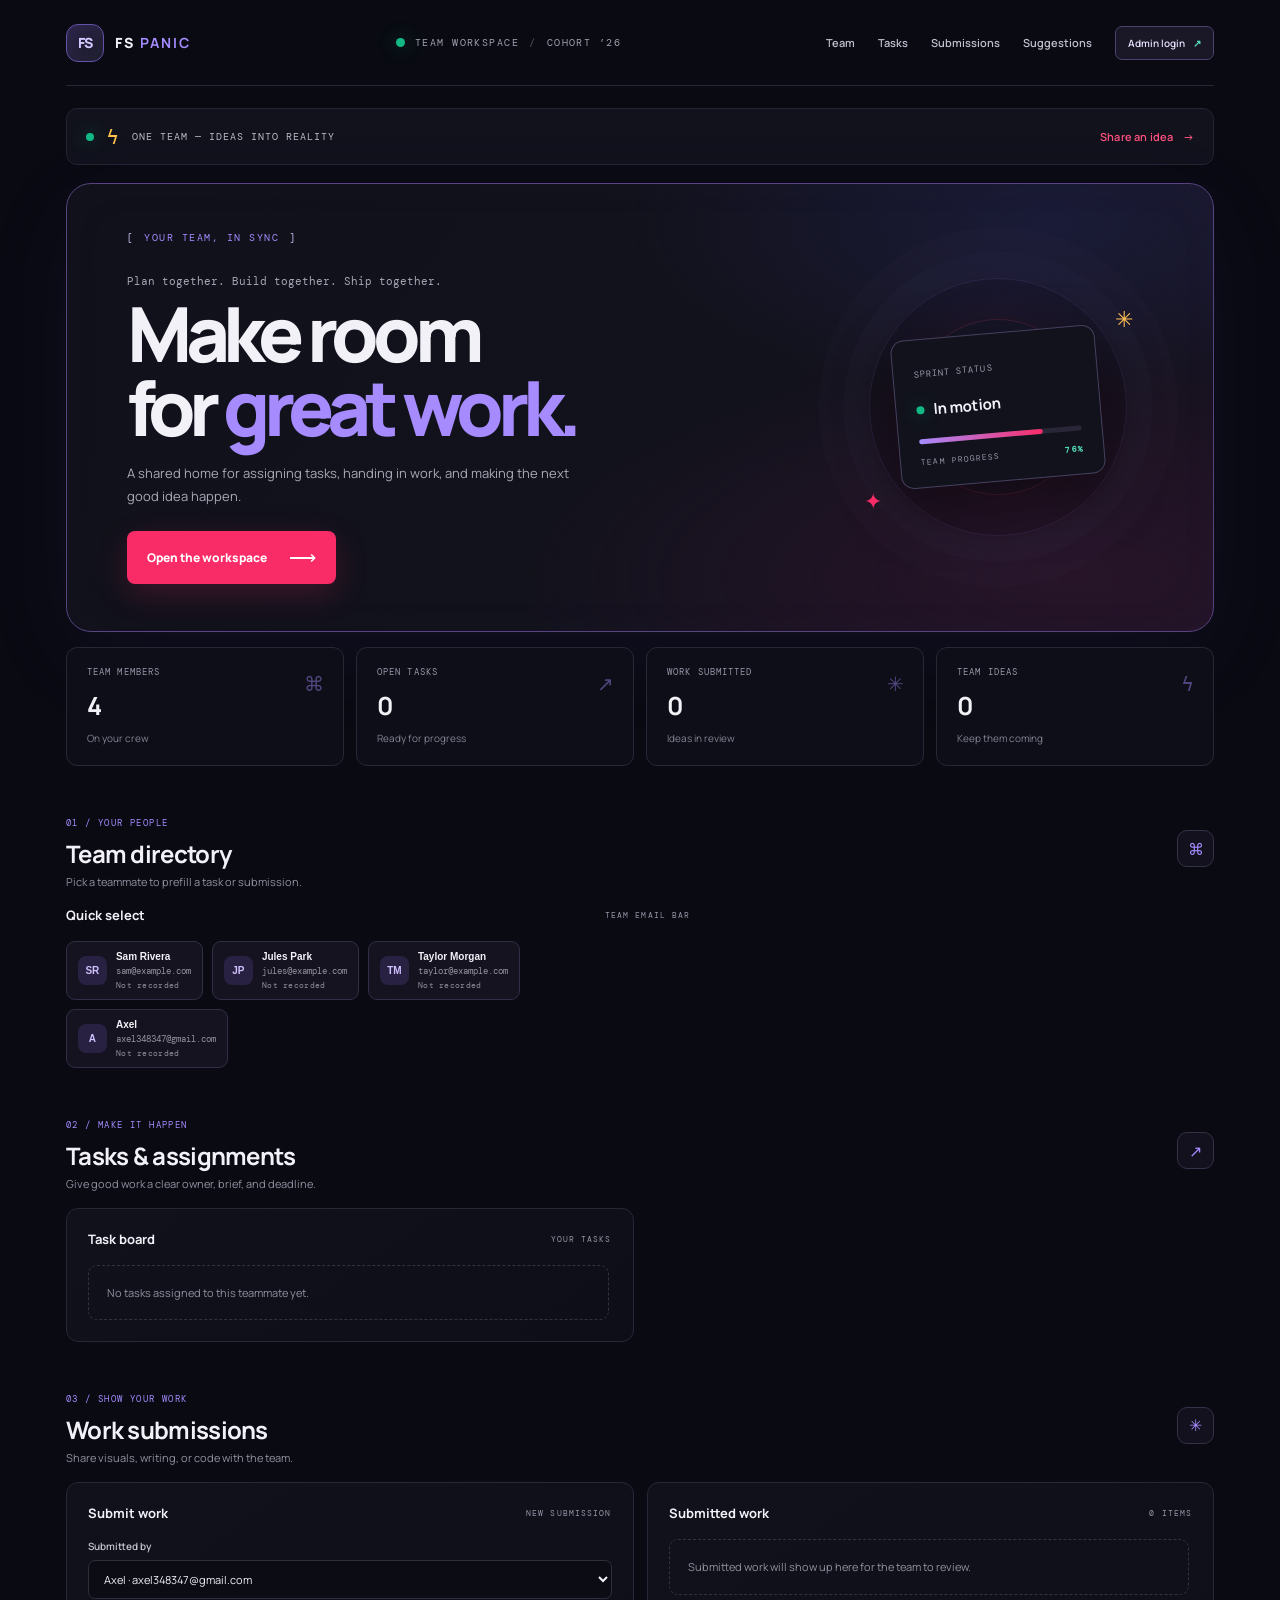
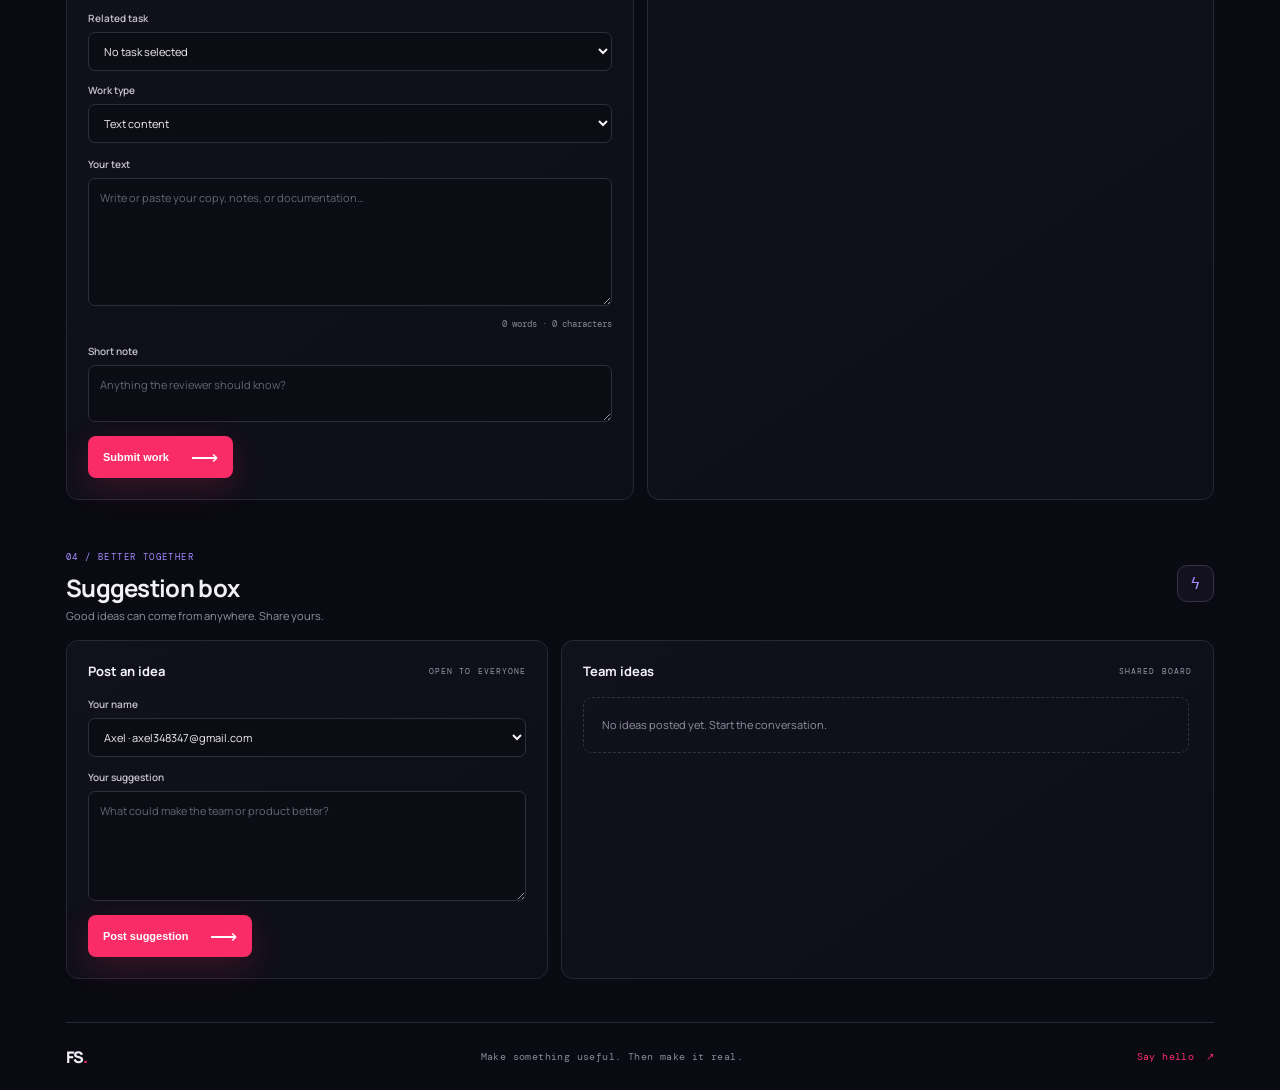
<file: assign_Tsak/index.html>
<!DOCTYPE html>
<html lang="en">
<head>
  <meta charset="UTF-8" />
  <meta name="viewport" content="width=device-width, initial-scale=1.0" />
  <meta name="theme-color" content="#090a12" />
  <meta name="description" content="A shared workspace for team tasks, work submissions, and ideas." />
  <title>FS Panic — Team Workspace</title>
  <link rel="preconnect" href="https://fonts.googleapis.com" />
  <link rel="preconnect" href="https://fonts.gstatic.com" crossorigin />
  <link href="https://fonts.googleapis.com/css2?family=DM+Mono:wght@400;500&family=Manrope:wght@400;500;600;700;800&display=swap" rel="stylesheet" />
  <link rel="stylesheet" href="styles.css" />
</head>
<body>
  <div class="site-shell">
    <header class="site-header">
      <a class="wordmark" href="#home" aria-label="FS Panic workspace home"><span class="wordmark-icon">FS</span><span>FS <b>PANIC</b></span></a>
      <div class="header-status"><span class="status-dot"></span><span>TEAM WORKSPACE</span><span class="status-divider">/</span><span>COHORT ’26</span></div>
      <button class="menu-toggle" id="menuToggle" aria-label="Open navigation" aria-expanded="false"><span></span><span></span></button>
      <nav class="site-nav" id="siteNav" aria-label="Main navigation">
        <a href="#team">Team</a><a href="#attendance">Attendance</a><a href="#tasks">Tasks</a><a href="#submissions">Submissions</a><a href="#suggestions">Suggestions</a>
        <button class="admin-login-trigger" id="adminLoginOpen" type="button">Admin login <span>↗</span></button>
        <button class="admin-login-trigger" id="adminLogout" type="button" hidden>Sign out</button>
      </nav>
    </header>

    <main id="home">
      <div class="announcement"><span class="announcement-light"></span><span class="bolt">ϟ</span><span>ONE TEAM — IDEAS INTO REALITY</span><a href="#suggestions">Share an idea <span>→</span></a></div>

      <section class="welcome panel" aria-labelledby="welcomeTitle">
        <div class="welcome-copy"><div class="eyebrow"><span class="bracket">[</span> YOUR TEAM, IN SYNC <span class="bracket">]</span></div><p class="hero-kicker">Plan together. Build together. Ship together.</p>
          <h1 id="welcomeTitle">Make room<br />for <span>great work.</span></h1>
          <p class="welcome-description">A shared home for assigning tasks, handing in work, and making the next good idea happen.</p>
          <a class="button button-primary" href="#tasks">Open the workspace <span class="button-arrow">⟶</span></a>
        </div>
        <div class="welcome-art" aria-hidden="true"><div class="art-orbit orbit-a"></div><div class="art-orbit orbit-b"></div><div class="art-card"><span class="art-card-label">SPRINT STATUS</span><strong><span class="status-dot"></span> In motion</strong><div class="art-progress"><i></i></div><div class="art-card-foot"><span>TEAM PROGRESS</span><b>76%</b></div></div><span class="art-spark spark-one">✳</span><span class="art-spark spark-two">✦</span></div>
      </section>

      <section class="stats-grid" aria-label="Workspace overview">
        <article class="stat-card"><span class="stat-label">TEAM MEMBERS</span><strong id="memberCount">0</strong><span class="stat-note">On your crew</span><span class="stat-mark">⌘</span></article>
        <article class="stat-card"><span class="stat-label">OPEN TASKS</span><strong id="taskCount">0</strong><span class="stat-note">Ready for progress</span><span class="stat-mark">↗</span></article>
        <article class="stat-card"><span class="stat-label">WORK SUBMITTED</span><strong id="submissionCount">0</strong><span class="stat-note">Ideas in review</span><span class="stat-mark">✳</span></article>
        <article class="stat-card"><span class="stat-label">TEAM IDEAS</span><strong id="suggestionCount">0</strong><span class="stat-note">Keep them coming</span><span class="stat-mark">ϟ</span></article>
      </section>

      <section class="workspace-section" id="team">
        <div class="section-heading"><div><span class="section-kicker">01 / YOUR PEOPLE</span><h2>Team directory</h2><p>Pick a teammate to prefill a task or submission.</p></div><span class="section-icon">⌘</span></div>
        <div class="team-layout">
          <div class="team-list-wrap"><div class="subsection-heading"><h3>Quick select</h3><span class="micro-label">TEAM EMAIL BAR</span></div><div id="teamList" class="team-list" aria-live="polite"></div></div>
          <form class="form-card compact-form" id="memberForm">
            <div class="subsection-heading"><h3>Add a teammate</h3><span class="micro-label admin-only">ADMIN</span></div>
            <div class="form-grid"><label>Name<input id="memberName" name="name" placeholder="e.g. Sam Rivera" required maxlength="60" /></label><label>Email<input id="memberEmail" name="email" type="email" placeholder="sam@example.com" required maxlength="120" /></label><label class="full-width">Role or department<input id="memberRole" name="role" placeholder="e.g. Product designer" maxlength="80" /></label></div>
            <button class="button button-small button-secondary" type="submit">Save teammate <span>＋</span></button>
          </form>
        </div>
      </section>

      <section class="workspace-section" id="attendance">
        <div class="section-heading"><div><span class="section-kicker">02 / CHECK IN</span><h2>Team attendance</h2><p>Record today’s attendance and follow up on three consecutive absences.</p></div><span class="section-icon">✓</span></div>
        <div class="two-column attendance-layout">
          <form class="form-card" id="attendanceForm">
            <div class="subsection-heading"><h3>Daily check-in</h3><span class="micro-label admin-only">ADMIN</span></div>
            <label>Attendance date<input id="attendanceDate" type="date" required /></label>
            <div id="attendanceList" class="attendance-list" aria-live="polite"></div>
            <button class="button button-primary button-small admin-only" type="submit">Save attendance <span class="button-arrow">⟶</span></button>
            <p class="form-hint">Three consecutive recorded absent days will show a warning email action.</p>
          </form>
          <div class="form-card"><div class="subsection-heading"><h3>Attendance overview</h3><span class="micro-label" id="attendanceSummary">0 MEMBERS</span></div><div id="attendanceWarnings" class="attendance-warnings" aria-live="polite"></div></div>
        </div>
        <div class="form-card attendance-history admin-only">
          <div class="subsection-heading"><h3>Daily attendance history</h3><span class="micro-label" id="attendanceHistoryCount">0 DAYS</span></div>
          <div id="attendanceHistory" class="attendance-history-list" aria-live="polite"></div>
          <p class="form-hint">Saved attendance stays in this browser so admins can review it later.</p>
        </div>
      </section>

      <section class="workspace-section" id="tasks">
        <div class="section-heading"><div><span class="section-kicker">02 / MAKE IT HAPPEN</span><h2>Tasks &amp; assignments</h2><p>Give good work a clear owner, brief, and deadline.</p></div><span class="section-icon">↗</span></div>
        <div class="two-column">
          <form class="form-card" id="taskForm">
            <div class="subsection-heading"><h3>Assign a task</h3><span class="micro-label admin-only">ADMIN</span></div>
            <div class="form-grid"><label class="full-width">Send to<select id="taskAssignee" required></select></label><label>Task title<input id="taskTitle" required maxlength="100" placeholder="Design homepage banner" /></label><label>Category<select id="taskCategory"><option>Graphics / Photo</option><option>Text Content</option><option>Coding</option></select></label><label>Due date<input id="taskDue" type="date" /></label><label>Priority<select id="taskPriority"><option>Medium</option><option>Low</option><option>High</option></select></label><label class="full-width">Instructions<textarea id="taskDescription" rows="4" maxlength="1500" placeholder="What needs to be done? Add requirements and references."></textarea></label></div>
            <button class="button button-primary button-small" type="submit">Assign task <span class="button-arrow">⟶</span></button><p class="form-hint">Assignments are saved here. Email opens as a pre-filled draft in your mail app.</p>
          </form>
          <div class="form-card task-board"><div class="subsection-heading"><h3>Task board</h3><span class="micro-label" id="taskBoardLabel">ALL TASKS</span></div><div id="taskList" class="task-list" aria-live="polite"></div></div>
        </div>
      </section>

      <section class="workspace-section" id="submissions">
        <div class="section-heading"><div><span class="section-kicker">03 / SHOW YOUR WORK</span><h2>Work submissions</h2><p>Share visuals, writing, or code with the team.</p></div><span class="section-icon">✳</span></div>
        <div class="two-column submission-layout">
          <form class="form-card" id="submissionForm">
            <div class="subsection-heading"><h3>Submit work</h3><span class="micro-label">NEW SUBMISSION</span></div>
            <div class="form-grid"><label class="full-width">Submitted by<select id="submissionAuthor" required></select></label><label class="full-width">Related task<select id="submissionTask"><option value="">No task selected</option></select></label><label class="full-width">Work type<select id="submissionType"><option value="text">Text content</option><option value="image">Graphics / photo</option><option value="code">Coding (HTML / CSS / JS)</option></select></label></div>
            <div id="textFields" class="submission-fields"><label>Your text<textarea id="submissionText" rows="6" maxlength="10000" placeholder="Write or paste your copy, notes, or documentation…"></textarea></label><div class="field-foot"><span id="textCount">0 words · 0 characters</span></div></div>
            <div id="imageFields" class="submission-fields hidden"><label>Image file<input id="submissionImage" type="file" accept="image/png,image/jpeg,image/webp,image/svg+xml" /></label><label>Or paste an image URL<input id="submissionImageUrl" type="url" placeholder="https://example.com/image.png" /></label><p class="form-hint">Files are previewed in this browser and are not uploaded to cloud storage.</p></div>
            <div id="codeFields" class="submission-fields hidden"><label>HTML<textarea id="codeHtml" class="code-input" rows="4" placeholder="<h1>Hello, team!</h1>"></textarea></label><label>CSS<textarea id="codeCss" class="code-input" rows="4" placeholder="body { font-family: sans-serif; }"></textarea></label><label>JavaScript<textarea id="codeJs" class="code-input" rows="4" placeholder="// Add interactions here"></textarea></label><div class="preview-heading"><span>LIVE PREVIEW</span><span class="preview-dot"></span></div><iframe id="codePreview" title="Live preview of submitted code" sandbox="allow-scripts" srcdoc=""></iframe><p class="form-hint">Preview scripts run in a sandbox and cannot access the parent page.</p></div>
            <label class="submission-note">Short note <textarea id="submissionNote" rows="2" maxlength="300" placeholder="Anything the reviewer should know?"></textarea></label>
            <button class="button button-primary button-small" type="submit">Submit work <span class="button-arrow">⟶</span></button>
          </form>
          <div class="form-card submissions-board"><div class="subsection-heading"><h3>Submitted work</h3><span class="micro-label" id="feedCount">0 ITEMS</span></div><div id="submissionFeed" class="submission-feed" aria-live="polite"></div></div>
        </div>
      </section>

      <section class="workspace-section" id="suggestions">
        <div class="section-heading"><div><span class="section-kicker">04 / BETTER TOGETHER</span><h2>Suggestion box</h2><p>Good ideas can come from anywhere. Share yours.</p></div><span class="section-icon">ϟ</span></div>
        <div class="two-column suggestion-layout">
          <form class="form-card" id="suggestionForm"><div class="subsection-heading"><h3>Post an idea</h3><span class="micro-label">OPEN TO EVERYONE</span></div><label>Your name<select id="suggestionAuthor" required></select></label><label class="spaced-label">Your suggestion<textarea id="suggestionText" rows="5" maxlength="1200" required placeholder="What could make the team or product better?"></textarea></label><button class="button button-primary button-small" type="submit">Post suggestion <span class="button-arrow">⟶</span></button></form>
          <div class="form-card suggestions-board"><div class="subsection-heading"><h3>Team ideas</h3><span class="micro-label">SHARED BOARD</span></div><div id="suggestionList" class="suggestion-list" aria-live="polite"></div></div>
        </div>
      </section>
    </main>
    <footer class="site-footer"><a class="footer-mark" href="#home">FS<span>.</span></a><span>Make something useful. Then make it real.</span><a href="mailto:hello@fspanic.dev">Say hello <span>↗</span></a></footer>
  </div>
  <dialog class="login-dialog" id="adminLoginDialog" aria-labelledby="loginTitle">
    <form class="form-card login-card" id="adminLoginForm">
      <div class="subsection-heading"><div><span class="section-kicker">ADMIN ACCESS</span><h2 id="loginTitle">Welcome back</h2></div><button class="dialog-close" id="adminLoginClose" type="button" aria-label="Close login">×</button></div>
      <p class="login-copy">Sign in to manage teammates, assign tasks, and moderate suggestions.</p>
      <label>Email<input id="adminEmail" type="email" autocomplete="username" value="axel348347@gmail.com" required /></label>
      <label>Password<input id="adminPassword" type="password" autocomplete="current-password" required /></label>
      <button class="button button-primary button-small" type="submit">Sign in <span class="button-arrow">⟶</span></button>
      <p class="form-hint">Demo login only. For real security, use server-side authentication.</p>
    </form>
  </dialog>
  <div class="toast" id="toast" role="status" aria-live="polite"></div>
  <script src="script.js"></script>
</body>
</html>
</file>
<file: assign_Tsak/styles.css>
:root{--bg:#090a12;--panel:#10111b;--panel-2:#151421;--ink:#f3f1f8;--muted:#9999aa;--line:#292638;--purple:#a68bff;--pink:#fa2c68;--mint:#56dfbd;--mono:'DM Mono',monospace;--sans:'Manrope',sans-serif}*{box-sizing:border-box}html{scroll-behavior:smooth;scroll-padding-top:25px}body{margin:0;background:var(--bg);color:var(--ink);font-family:var(--sans);-webkit-font-smoothing:antialiased}.site-shell{width:min(100%,1440px);margin:0 auto;padding:0 5.15%}.site-header{height:86px;border-bottom:1px solid var(--line);display:flex;align-items:center;justify-content:space-between;position:relative;z-index:5}.wordmark{display:flex;align-items:center;gap:11px;color:var(--ink);font-size:14px;font-weight:800;letter-spacing:2px;text-decoration:none;white-space:nowrap}.wordmark b{color:var(--purple)}.wordmark-icon{height:38px;width:38px;display:grid;place-items:center;border:1px solid #6652aa;border-radius:12px;background:linear-gradient(135deg,#292245,#191a27);box-shadow:inset 0 0 20px #a68bff12;color:#d5c9ff;font-size:14px;letter-spacing:-1px}.header-status{display:flex;align-items:center;gap:10px;color:#a1a0b0;font:10px var(--mono);letter-spacing:1.45px;white-space:nowrap}.status-dot,.announcement-light{width:9px;height:9px;display:inline-block;background:#13b985;border-radius:50%;box-shadow:0 0 18px #13b98578}.status-divider{color:#555363}.site-nav{display:flex;align-items:center;gap:23px}.site-nav>a{color:#c2bfce;text-decoration:none;font-size:11px;font-weight:600;transition:color .2s}.site-nav>a:hover{color:white}.role-picker{display:flex;align-items:center;gap:8px;color:#9997a8;font:10px var(--mono)}select,input,textarea{font:inherit}.role-picker select{max-width:105px;padding:8px 24px 8px 9px;border:1px solid #353145;border-radius:7px;background:#11121c;color:var(--ink);font-size:11px}.menu-toggle{display:none}.announcement{min-height:57px;margin:22px 0 18px;padding:0 19px;display:flex;align-items:center;gap:12px;border:1px solid #252434;border-radius:11px;background:#11121c;color:#bebbc9;font:10px var(--mono);letter-spacing:1px}.announcement-light{width:8px;height:8px;flex:none}.bolt{color:#ffc34e;font-size:20px}.announcement a{margin-left:auto;color:#ff5280;text-decoration:none;letter-spacing:.2px;font:600 11px var(--sans)}.announcement a span{padding-left:7px}.panel{border:1px solid #574583;border-radius:25px;background:radial-gradient(ellipse at 88% 88%,#271429 0,transparent 39%),radial-gradient(ellipse at 86% 9%,#1a1b37 0,transparent 31%),linear-gradient(125deg,#10111a 0%,#12121c 56%,#18121f 100%);box-shadow:0 24px 90px #6d4fc314,inset 0 0 55px #a68bff06}.welcome{position:relative;min-height:365px;overflow:hidden;display:flex;align-items:center;padding:47px 5.2%}.welcome-copy{position:relative;z-index:1;width:60%;max-width:690px}.eyebrow{display:flex;gap:10px;align-items:center;color:var(--purple);font:10px var(--mono);letter-spacing:1.5px}.bracket{color:#d2c5ff}.hero-kicker{margin:30px 0 8px;color:#a9a6b7;font:11px var(--mono)}.welcome h1{margin:0;font-size:clamp(52px,6vw,76px);line-height:.98;letter-spacing:-.08em;font-weight:800}.welcome h1 span{color:var(--purple)}.welcome-description{max-width:465px;margin:17px 0 22px;color:#aaa9b7;font-size:13px;line-height:1.8}.button{display:inline-flex;min-height:53px;align-items:center;justify-content:center;gap:22px;padding:0 20px;border:0;border-radius:8px;font-size:12px;font-weight:800;text-decoration:none;cursor:pointer;transition:transform .2s,filter .2s}.button:hover{transform:translateY(-2px);filter:brightness(1.08)}.button-primary{background:var(--pink);color:white;box-shadow:0 10px 32px #fa2c6831}.button-arrow{font-size:19px;font-weight:400}.welcome-art{position:absolute;right:7%;top:50%;width:270px;height:270px;transform:translateY(-50%)}.art-orbit{position:absolute;border:1px solid #9d83e522;border-radius:50%}.orbit-a{inset:6px;box-shadow:0 0 0 26px #a68bff05,0 0 0 51px #a68bff04}.orbit-b{inset:47px;border-color:#ff47802d;box-shadow:0 0 65px #fa2c6812}.art-card{position:absolute;left:50%;top:50%;width:205px;padding:20px;border:1px solid #45405e;border-radius:13px;background:#11121c;box-shadow:0 20px 60px #0007;transform:translate(-50%,-50%) rotate(-5deg)}.art-card-label,.art-card-foot,.stat-label,.micro-label,.preview-heading{font:9px var(--mono);letter-spacing:1.1px;color:#9895a9}.art-card strong{display:flex;align-items:center;gap:9px;margin-top:17px;font-size:15px}.art-card strong .status-dot{width:8px;height:8px}.art-progress{height:5px;margin:19px 0 13px;background:#292638;border-radius:9px}.art-progress i{display:block;width:76%;height:100%;border-radius:9px;background:linear-gradient(90deg,var(--purple),var(--pink))}.art-card-foot{display:flex;justify-content:space-between;font-size:8px}.art-card-foot b{color:var(--mint)}.art-spark{position:absolute;color:var(--mint);font-size:22px}.spark-one{right:0;top:32px;color:#ffbd53}.spark-two{left:1px;bottom:26px;color:var(--pink)}.stats-grid{display:grid;grid-template-columns:repeat(4,1fr);gap:12px;margin:15px 0 43px}.stat-card{position:relative;min-height:119px;padding:18px 20px;border:1px solid var(--line);border-radius:11px;background:#0d0e17;overflow:hidden}.stat-label{display:block}.stat-card strong{display:block;margin:10px 0 2px;font-size:25px;letter-spacing:-1px}.stat-note{color:#858394;font-size:10px}.stat-mark{position:absolute;right:19px;top:22px;color:#a68bff72;font-size:20px}.workspace-section{margin:0 0 43px;scroll-margin-top:20px}.section-heading{display:flex;justify-content:space-between;align-items:center;margin:0 0 17px}.section-kicker{color:var(--purple);font:9px var(--mono);letter-spacing:1.4px}.section-heading h2{margin:6px 0 4px;font-size:24px;letter-spacing:-.7px}.section-heading p{margin:0;color:#9391a1;font-size:11px}.section-icon{width:37px;height:37px;display:grid;place-items:center;color:var(--purple);border:1px solid #373148;border-radius:10px;background:#12111d;font-size:16px}.team-layout{display:grid;grid-template-columns:1.1fr .9fr;gap:13px}.two-column{display:grid;grid-template-columns:1fr 1fr;gap:13px}.form-card{min-width:0;padding:21px;border:1px solid var(--line);border-radius:12px;background:linear-gradient(145deg,#10111b,#0d0e17)}.subsection-heading{display:flex;align-items:center;justify-content:space-between;gap:12px;margin-bottom:17px}.subsection-heading h3{margin:0;font-size:13px;font-weight:700}.micro-label{font-size:8px;white-space:nowrap}.admin-only{color:#ff7497}.team-list{display:flex;flex-wrap:wrap;gap:9px;min-height:75px;align-content:flex-start}.member-entry{display:flex;align-items:center;gap:6px;max-width:100%}.member-chip{display:flex;align-items:center;gap:9px;padding:9px 11px;border:1px solid #332e46;border-radius:9px;background:#14131f;color:var(--ink);text-align:left;cursor:pointer;transition:border-color .2s,background .2s}.member-chip:hover,.member-chip.selected{border-color:#876ce1;background:#201a32}.task-actions,.feed-tools{display:flex;align-items:center;gap:6px;flex:none}.feed-tools{align-items:flex-start;flex-direction:column}.member-entry .delete-button{padding:7px 8px}.member-avatar{width:29px;height:29px;display:grid;place-items:center;border-radius:8px;background:#292142;color:#d0c1ff;font-size:10px;font-weight:800}.member-meta{display:grid;gap:3px}.member-meta strong{font-size:10px}.member-meta small{color:#9693a3;font:9px var(--mono)}.empty-state{padding:18px;border:1px dashed #343142;border-radius:9px;color:#9290a0;font-size:11px;line-height:1.6}.form-grid{display:grid;grid-template-columns:1fr 1fr;gap:12px}.form-card label{display:grid;gap:7px;color:#c7c4d1;font-size:10px;font-weight:600}.form-card input,.form-card select,.form-card textarea{width:100%;min-width:0;padding:10px 11px;border:1px solid #302d3d;border-radius:7px;outline:none;background:#0b0c14;color:#f3f1f8;font:11px var(--sans);transition:border .2s}.form-card input:focus,.form-card select:focus,.form-card textarea:focus{border-color:#9879f2}.form-card textarea{resize:vertical;line-height:1.6}.form-card input::placeholder,.form-card textarea::placeholder{color:#666575}.full-width{grid-column:1/-1}.button-small{min-height:42px;margin-top:14px;padding:0 15px;font-size:11px}.button-secondary{border:1px solid #4c416f;background:#1a1727;color:#e9e2ff}.button-secondary span{color:var(--mint);font-size:16px}.form-hint{margin:9px 0 0;color:#807e8d;font-size:9px;line-height:1.6}.task-list,.submission-feed,.suggestion-list{display:grid;gap:10px;max-height:450px;overflow:auto;padding-right:3px}.task-card,.feed-card,.suggestion-card{padding:13px;border:1px solid #2d2a3b;border-radius:9px;background:#11121c}.task-top,.feed-top{display:flex;justify-content:space-between;align-items:flex-start;gap:12px}.task-card h4,.feed-card h4{margin:0 0 5px;font-size:11px}.task-card p,.feed-card p{margin:0;color:#9997a7;font-size:10px;line-height:1.65;overflow-wrap:anywhere}.task-meta,.feed-meta{display:flex;flex-wrap:wrap;gap:7px;margin-top:10px;color:#8e8b9b;font:9px var(--mono)}.tag,.priority{padding:4px 7px;border-radius:5px;background:#211c32;color:#cbbcff;font:8px var(--mono)}.priority.high{background:#3a1927;color:#ff9ab4}.priority.low{background:#142722;color:#7ee4c5}.status-button,.delete-button,.copy-button{flex:none;padding:6px 8px;border:1px solid #393448;border-radius:6px;background:#171621;color:#c7c2d3;font-size:9px;cursor:pointer}.status-button:hover,.copy-button:hover{border-color:var(--purple);color:white}.delete-button{color:#ff7798}.delete-button:hover{border-color:#ff7798}.submission-fields{display:grid;gap:12px;margin:14px 0}.hidden{display:none!important}.field-foot{display:flex;justify-content:flex-end;color:#898796;font:9px var(--mono)}.code-input{font:10px var(--mono)!important;color:#d3c8ff!important;tab-size:2}.preview-heading{display:flex;align-items:center;gap:8px;margin:6px 0 -6px}.preview-dot{width:7px;height:7px;border-radius:50%;background:var(--mint);box-shadow:0 0 10px #56dfbd66}.code-fields iframe,.submission-fields iframe{width:100%;height:190px;border:1px solid #373346;border-radius:8px;background:#fff}.submission-note{margin-top:13px}.submission-feed{max-height:700px}.feed-type{color:var(--mint);font:8px var(--mono);letter-spacing:.7px}.feed-card .feed-image{display:block;max-width:100%;max-height:240px;margin-top:10px;border-radius:7px;object-fit:contain;background:#08090e}.feed-card pre{max-height:190px;overflow:auto;margin:10px 0 0;padding:11px;border:1px solid #292638;border-radius:7px;background:#0a0b12;color:#d3c8ff;font:9px/1.6 var(--mono);white-space:pre-wrap;overflow-wrap:anywhere}.feed-preview{width:100%;height:190px;margin-top:10px;border:1px solid #373346;border-radius:8px;background:#fff}.feed-actions{display:flex;gap:7px;margin-top:10px}.feed-actions a{display:inline-block;padding:6px 8px;border:1px solid #393448;border-radius:6px;color:#ded9eb;text-decoration:none;font-size:9px}.suggestion-layout{grid-template-columns:.85fr 1.15fr}.spaced-label{margin-top:13px}.suggestion-card{padding:14px}.suggestion-card p{margin:9px 0;color:#d2cfda;font-size:11px;line-height:1.7;white-space:pre-wrap;overflow-wrap:anywhere}.suggestion-top{display:flex;align-items:center;justify-content:space-between;gap:10px}.suggestion-top strong{font-size:10px}.suggestion-top time{color:#858394;font:9px var(--mono)}.site-footer{min-height:68px;display:flex;align-items:center;justify-content:space-between;border-top:1px solid var(--line);color:#898897;font:10px var(--mono);letter-spacing:.4px}.footer-mark{color:#f4f0fa;text-decoration:none;font:800 16px var(--sans);letter-spacing:-1px}.footer-mark span,.site-footer>a:last-child{color:var(--pink)}.site-footer>a:last-child{text-decoration:none}.site-footer>a:last-child span{padding-left:5px}.member-view #memberForm,.member-view #taskForm,.member-view .admin-only{display:none}.toast{position:fixed;right:24px;bottom:24px;z-index:10;max-width:min(360px,calc(100vw - 30px));padding:12px 16px;border:1px solid #514274;border-radius:9px;background:#171421;color:#f4f0fa;box-shadow:0 12px 35px #0008;font-size:11px;opacity:0;pointer-events:none;transform:translateY(10px);transition:.22s}.toast.show{opacity:1;transform:translateY(0)}@media(min-width:1300px){.site-shell{padding-left:74px;padding-right:74px}}@media(max-width:900px){.site-shell{padding:0 24px}.header-status{font-size:8px;letter-spacing:.7px}.site-nav{gap:13px}.site-nav>a{font-size:10px}.welcome{min-height:340px}.welcome-art{right:3%;transform:translateY(-50%) scale(.82)}.stats-grid{gap:8px}.stat-card{padding:16px}.two-column{grid-template-columns:1fr 1fr}}@media(max-width:680px){.site-shell{padding:0 15px}.site-header{height:68px}.wordmark{gap:8px;font-size:12px}.wordmark-icon{width:34px;height:34px}.header-status{margin-left:auto;margin-right:12px;font-size:8px}.status-divider,.header-status span:last-child{display:none}.menu-toggle{display:grid;gap:5px;place-content:center;width:36px;height:36px;border:1px solid #302d3d;border-radius:8px;background:#12121c}.menu-toggle span{width:15px;height:1px;background:#eee}.site-nav{display:none;position:absolute;top:58px;right:0;left:0;padding:10px;background:#11121c;border:1px solid #302d3d;border-radius:10px;box-shadow:0 16px 35px #0008}.site-nav.open{display:grid;gap:0}.site-nav>a{padding:12px 10px;font-size:11px}.role-picker{justify-content:space-between;padding:11px 10px;border-top:1px solid #292638}.role-picker select{flex:0 0 130px;max-width:none}.announcement{min-height:49px;margin:14px 0 12px;padding:0 10px;gap:8px;font-size:8px;letter-spacing:.4px}.announcement a{font-size:0}.announcement a span{font-size:14px}.bolt{font-size:16px}.welcome{min-height:340px;padding:33px 23px;border-radius:19px}.welcome-copy{width:100%}.eyebrow{font-size:8px;letter-spacing:.9px}.hero-kicker{max-width:250px;margin-top:29px;font-size:9px}.welcome h1{font-size:clamp(50px,12vw,70px)}.welcome-description{max-width:290px;font-size:11px;line-height:1.7}.welcome-art{right:-83px;top:50%;opacity:.38;transform:translateY(-50%) scale(.78)}.welcome-copy{z-index:1}.button{min-height:47px;padding:0 15px;font-size:11px}.stats-grid{grid-template-columns:1fr 1fr;margin:11px 0 34px;gap:8px}.stat-card{min-height:102px;padding:14px}.stat-card strong{font-size:22px}.stat-mark{right:13px;top:17px}.workspace-section{margin-bottom:34px}.section-heading h2{font-size:21px}.section-heading p{max-width:280px;font-size:10px;line-height:1.6}.section-icon{width:33px;height:33px}.team-layout,.two-column,.suggestion-layout{grid-template-columns:1fr;gap:10px}.form-card{padding:16px}.form-grid{gap:10px}.task-list,.submission-feed,.suggestion-list{max-height:500px}.site-footer{min-height:62px;gap:8px;font-size:8px}.site-footer>span{max-width:155px;line-height:1.6;text-align:center}.toast{right:15px;bottom:15px}}@media(max-width:380px){.header-status{font-size:7px;letter-spacing:.3px}.form-grid{grid-template-columns:1fr}.full-width{grid-column:auto}.welcome{padding-left:18px;padding-right:18px}.welcome h1{font-size:49px}}@media(prefers-reduced-motion:reduce){*,*::before,*::after{scroll-behavior:auto!important;animation-duration:.01ms!important;animation-iteration-count:1!important;transition-duration:.01ms!important}}
.admin-login-trigger{padding:9px 12px;border:1px solid #4c416f;border-radius:7px;background:#1a1727;color:#e9e2ff;font:600 10px var(--sans);cursor:pointer}.admin-login-trigger span{padding-left:6px;color:var(--mint)}.admin-login-trigger:hover{border-color:var(--purple);color:#fff}.login-dialog{width:min(430px,calc(100% - 30px));padding:0;border:1px solid #514274;border-radius:15px;background:#10111b;color:var(--ink);box-shadow:0 28px 90px #000a}.login-dialog::backdrop{background:#05050bd9;backdrop-filter:blur(5px)}.login-card{border:0;background:transparent}.login-card .subsection-heading{align-items:flex-start}.login-card h2{margin:6px 0 0;font-size:21px}.login-card label+label{margin-top:13px}.login-copy{margin:-5px 0 18px;color:#9997a7;font-size:11px;line-height:1.7}.dialog-close{width:30px;height:30px;border:1px solid #393448;border-radius:7px;background:#171621;color:#ddd;font-size:20px;cursor:pointer}.admin-login-trigger[hidden]{display:none}@media(max-width:680px){.site-nav .admin-login-trigger{width:100%;padding:12px 10px;border:0;border-radius:0;background:transparent;text-align:left}.site-nav .admin-login-trigger+ .admin-login-trigger{border-top:1px solid #292638}}
.attendance-layout{grid-template-columns:1fr 1fr}.attendance-list,.attendance-warnings{display:grid;gap:9px;margin-top:14px}.attendance-row,.attendance-warning{display:flex;align-items:center;justify-content:space-between;gap:14px;padding:12px;border:1px solid #2d2a3b;border-radius:9px;background:#11121c}.attendance-person,.attendance-warning>div{display:grid;gap:5px;min-width:0}.attendance-person strong,.attendance-warning strong{font-size:10px}.attendance-person a,.attendance-warning>div>a{color:#9997a7;font:9px var(--mono);overflow-wrap:anywhere;text-decoration:none}.attendance-person a:hover,.attendance-warning>div>a:hover{color:var(--purple)}.attendance-status{width:130px;flex:none}.attendance-status select{padding:8px!important}.attendance-warning>div>span{color:#ff9ab4;font-size:9px}.warning-mail{flex:none;padding:8px 10px;border:1px solid #593344;border-radius:7px;color:#ff9ab4;text-decoration:none;font-size:9px;font-weight:700}.warning-mail:hover{border-color:#ff7798;color:white}@media(max-width:680px){.attendance-layout{grid-template-columns:1fr}.attendance-row,.attendance-warning{align-items:flex-start;flex-direction:column}.attendance-status{width:100%}.warning-mail{align-self:flex-start}}@media(max-width:380px){.attendance-status{width:100%}}
.member-view #attendance,.member-view .site-nav a[href="#attendance"]{display:none}.member-attendance{font:8px var(--mono)!important;letter-spacing:.3px}.member-attendance.is-present{color:var(--mint)!important}.member-attendance.is-absent{color:#ff9ab4!important}.attendance-history{margin-top:13px}.attendance-history-list{display:grid;gap:10px;max-height:420px;overflow:auto;padding-right:3px}.attendance-history-day{padding:13px;border:1px solid #2d2a3b;border-radius:9px;background:#11121c}.attendance-history-heading{display:flex;align-items:center;gap:10px;flex-wrap:wrap}.attendance-history-heading>strong{margin-right:auto;font:11px var(--mono);color:#e5e0f0}.attendance-history-people{display:grid;grid-template-columns:repeat(2,minmax(0,1fr));gap:6px 15px;margin-top:11px}.attendance-history-person{display:flex;justify-content:space-between;gap:10px;padding-top:7px;border-top:1px solid #292638;color:#bcb9c7;font-size:9px}.history-status{color:#9997a7;font:9px var(--mono)}.history-status.is-present{color:var(--mint)}.history-status.is-absent{color:#ff9ab4}@media(max-width:680px){.attendance-history-people{grid-template-columns:1fr}}
</file>
